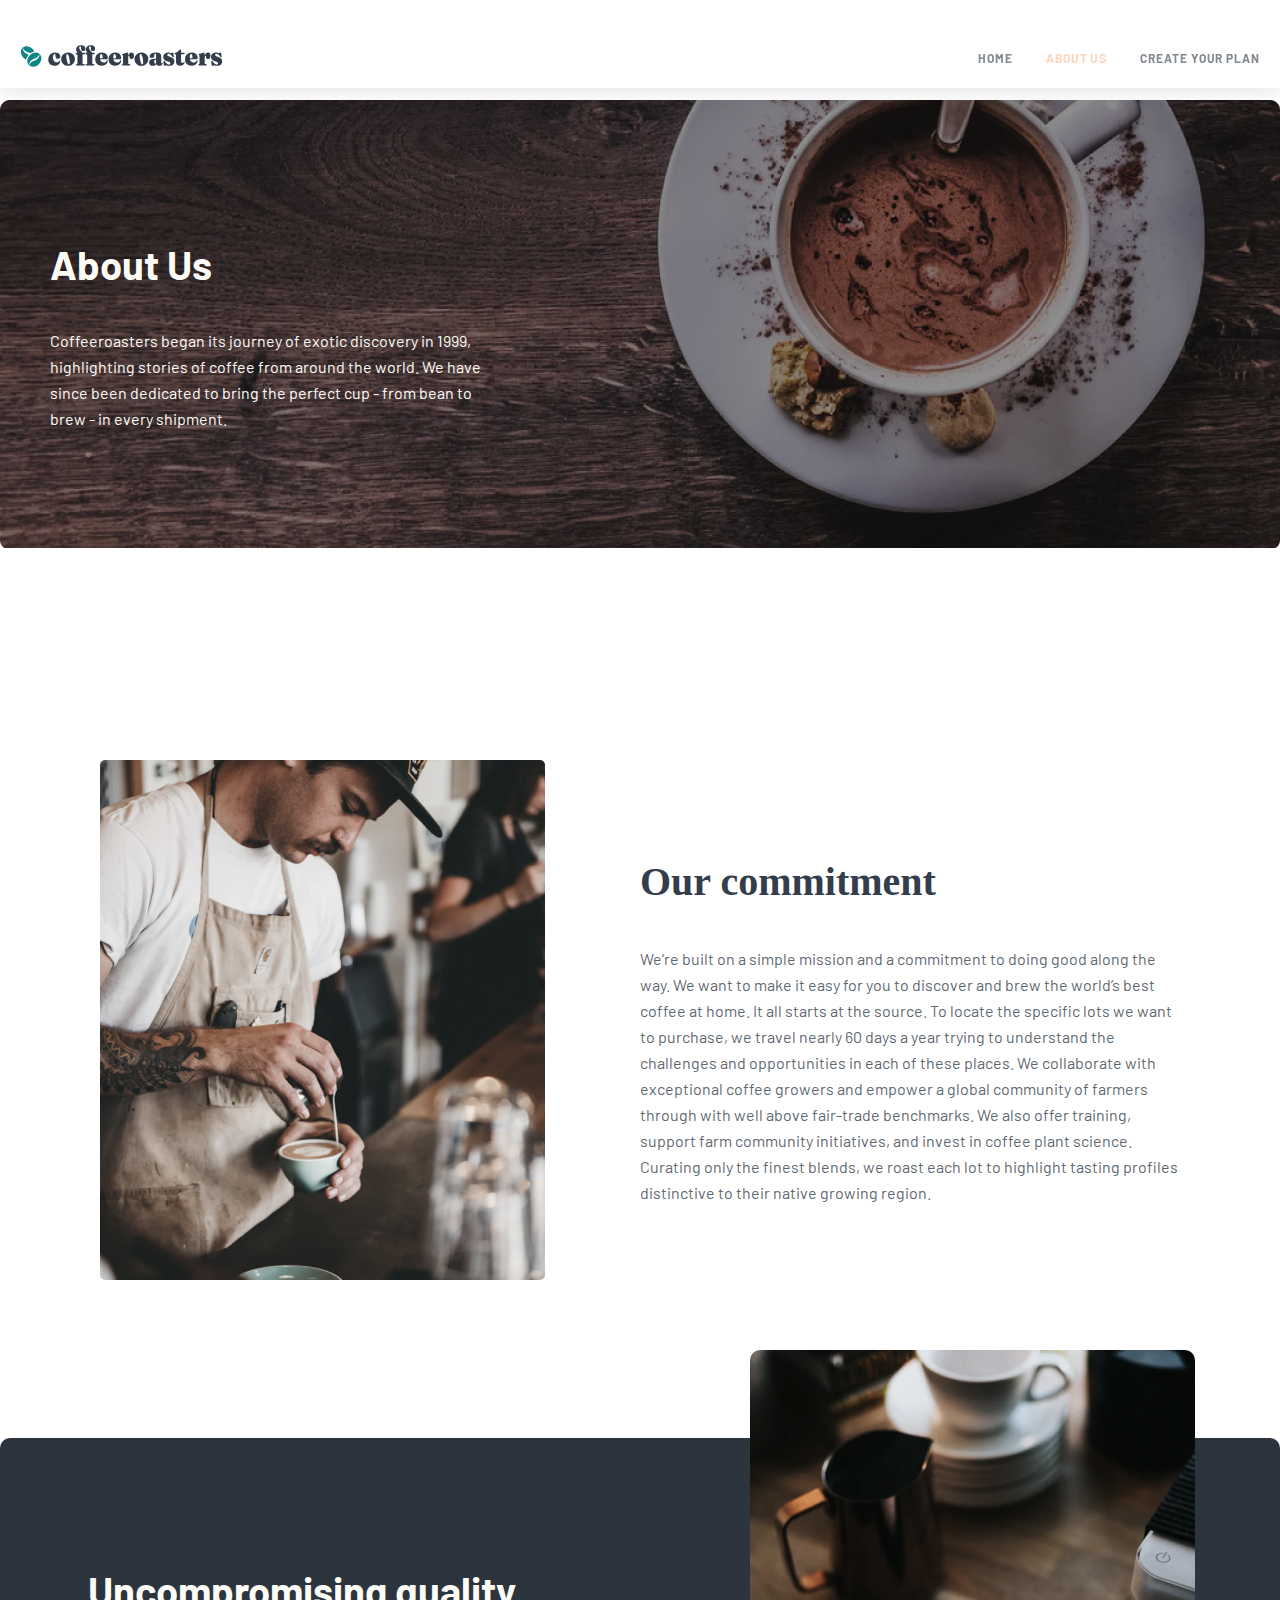
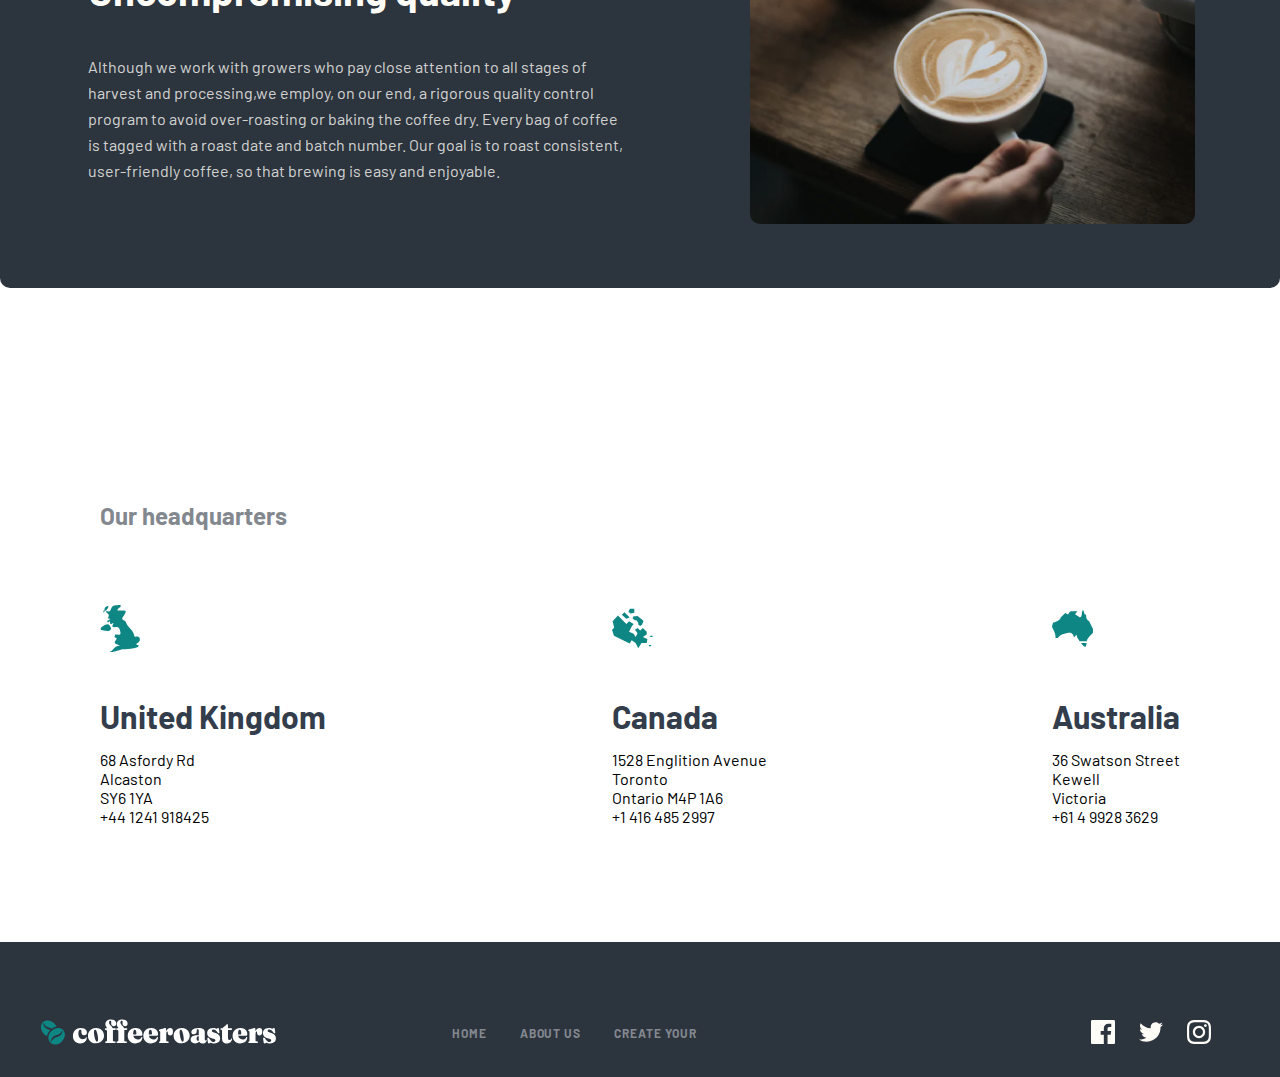
<file: about.html>
<!DOCTYPE html>
<html lang="en">

<head>
    <meta charset="UTF-8">
    <meta http-equiv="X-UA-Compatible" content="IE=edge">
    <meta name="viewport" content="width=device-width, initial-scale=1.0">
    <link rel="stylesheet" href="./style/style.css">
    <title>Cofee</title>
</head>

<body>
    <header class="header">

        <div class="container header-container">
            <div class="header__images">
                <a href="./index.html">
                    <img src="./images/logo.svg" alt="logo" width="203" height="24">
                </a>
            </div>


            <nav class="navbar">
                <ul class="nav__list">
                    <li class="nav__item">
                        <a class="navbar__link" href="index.html">HOME</a>
                    </li>
                    <li class="nav__item">
                        <a class="navbar__link navbar__about" href="./about.html">ABOUT US</a>
                    </li>
                    <li class="nav__item">
                        <a class="navbar__link" href="./create.html">CREATE YOUR PLAN</a>
                    </li>
                </ul>
            </nav>
        </div>
    </header>

    <!-- Hero -->
    <section class="hero-about">
        <div class="container about-container">
            <p class="about__text">About Us</p>
            <p class="about__title">Coffeeroasters began its journey of exotic discovery in 1999, highlighting stories
                of coffee from around
                the world. We have since been dedicated to bring the perfect cup - from bean to brew - in every
                shipment.
            </p>
        </div>
    </section>
    <main>
        <section class="our-section">
            <div class="container our-wrapper">
                <div class="our-commitment">
                    <img class="about__img" src="./images/about_img.png" alt="" width="445" height="520">

                    <div class="commitment__our">
                        <p class="text__our">Our commitment</p>
                        <p class="our__title">We’re built on a simple mission and a commitment to doing good along the
                            way. We want to make it easy for you to discover and brew the world’s best coffee at home.
                            It all starts at the source. To locate the specific lots we want to purchase, we travel
                            nearly 60 days a year trying to understand the challenges and opportunities in each of these
                            places. We collaborate with exceptional coffee growers and empower a global community of
                            farmers through with well above fair-trade benchmarks. We also offer training, support farm
                            community initiatives, and invest in coffee plant science. Curating only the finest blends,
                            we roast each lot to highlight tasting profiles distinctive to their native growing region.
                        </p>
                    </div>
                </div>
            </div>
        </section>

        <section class="quality">
            <div class="container quality__inner-container">

                <div class="quality__all">
                    <p class="quality__text">Uncompromising quality
                    </p>
                    <p class="quality__title">Although we work with growers who pay close attention to all stages of
                        harvest and processing,we
                        employ, on our end, a rigorous quality control program to avoid over-roasting or baking the
                        coffee dry. Every bag of coffee is tagged with a roast date and batch number. Our goal is to
                        roast consistent, user-friendly coffee, so that brewing is easy and enjoyable.
                    </p>
                </div>

            </div>


        </section>

        <section class="headquarters">
           <div class="container headquarters__inner-container">
               <div class="headquarters__container">
                   <h2 class="headquarters__text">Our headquarters</h2>
                   <ol class="headquarters__list">
                       <li class="headquarters__item">
                           <img src="./images/united_kingdom.svg" alt="kingdom" width="41" height="49">
                           <h3 class="headquarters__title">
                            United Kingdom
                           </h3>
                           <p class="headquarters__number">68 Asfordy Rd
                               <br>
                               Alcaston
                               <br>
                               SY6 1YA
                               <br>
                               +44 1241 918425
                           </p>
                       </li>
                       <li class="headquarters__item">
                        <img src="./images/canada.svg" alt="kingdom" width="41" height="49">
                        <h3 class="headquarters__title">
                         Canada
                        </h3>
                        <p class="headquarters__number">1528 Englition Avenue
                            <br>
                            Toronto
                            <br>
                            Ontario M4P 1A6
                            <br>
                            +1 416 485 2997
                        </p>
                    </li>
                    <li class="headquarters__item">
                        <img src="./images/australia.svg" alt="kingdom" width="41" height="49">
                        <h3 class="headquarters__title">
                            Australia
                        </h3>
                        <p class="headquarters__number">36 Swatson Street
                            <br>
                            Kewell
                            <br>
                            Victoria
                            <br>
                            +61 4 9928 3629
                        </p>
                    </li>
                   </ol>
               </div>
           </div>          
        </section>
        <footer class="footer">
            <div class="container footer__container-item">
                <div class="footer__logo">
                    <a href="#"><img src="./images/logo footer.svg" alt=""></a>
                    <ul class="footer__list">
    
                        <li class="footer__item">
                            <a class="footer__link" href="#">HOME</a>
                        </li>
                        <li class="footer__item">
                            <a class="footer__link" href="#">ABOUT US</a>
                        </li>
                        <li class="footer__item">
                            <a class="footer__link" href="#">CREATE YOUR</a>
                        </li>
                    </ul>
                    <ul class="footer__icon">
                        <li class="footer__icon__list">
                            <a href="#"><img src="./images/facebok.svg" alt=""></a>
                        </li>
                        <li class="footer__icon__list">
                            <a href="#"><img src="./images/twiter.svg" alt=""></a>
                        </li>
                        <li class="footer__icon__list">
                            <a href="#"><img src="./images/instagram.svg" alt=""></a>
                        </li>
                    </ul>
                </div>
            </div>
        </footer>
    </main>
</body>

</html>
</file>
<file: style/style.css>
@font-face {
    font-family: 'Fraunces';
    font-display: swap;
    font-weight: 400;
    src: url('../fonts/fraunces-v22-latin-regular.woff2') format('woff2'),
        url('../fonts/fraunces-v22-latin-regular.woff') format('woff');
}

@font-face {
    font-family: 'Fraunces';
    font-display: swap;
    font-weight: 900;
    src: url('../fonts/fraunces-v22-latin-900italic.woff2') format('woff2'),
        url('../fonts/fraunces-v22-latin-900italic.woff') format('woff');
}

@font-face {
    font-family: 'Barlow';
    font-display: swap;
    font-weight: 400;
    src: url('../fonts/barlow-v12-latin-regular.woff2') format('woff2'),
        url('../fonts/barlow-v12-latin-regular.woff') format('woff');
}

@font-face {
    font-family: 'Barlow';
    font-display: swap;
    font-weight: 700;
    src: url('../fonts/barlow-v12-latin-700.woff2') format('woff2'),
        url('../fonts/barlow-v12-latin-700.woff') format('woff');
}

* {
    box-sizing: border-box;
}

h1,
h2,
h3,
h4,
h5,
h6 {
    margin: 0;
}

.header {
    position: fixed;
    top: 0;
    left: 0;
    padding-top: 0px;
    padding-bottom: 20px;
    width: 100%;
    background-color: #ffffff;
    box-shadow: 0px 4px 20px rgb(0 0 0 / 10%);
}

.header-container {
    display: flex;
    align-items: center;
}

img {
    vertical-align: middle;
}

body {
    margin: 0;
    padding: 0;
    font-family: 'Barlow', 'Arial', sans-serif;

}

.container {
    max-width: 1280px;
    margin-left: auto;
    margin-right: auto;
    padding-left: 20px;
    padding-right: 20px;
    padding-top: 44px;
}

.navbar {
    margin-left: auto;
}

.nav__list {
    margin: 0;
    padding: 0;
    list-style-type: none;
    display: flex;
    align-items: center;
}

.navbar__link {
    margin-left: 33px;
    text-decoration: none;
    font-family: 'Barlow';
    font-style: normal;
    font-weight: 700;
    font-size: 12px;
    line-height: 15px;
    letter-spacing: 0.923077px;
    text-transform: uppercase;
    color: #83888F;
    transition: 1s;


}

.navbar__link:hover {
    background-color: rgba(40, 41, 43, 0.301);

}

/* -----Hero---------- */
.hero {
    margin-top: 100px;
    margin-bottom: 100px;
}

.hero-about {
    margin-top: 100px;

}

.hero-container {
    background-image: url(./../images/Bitmap.png);
    padding: 100px 50px;
    background-repeat: no-repeat;
    background-size: 1280px 600px;
    border-radius: 5px;

}

/* About */
.about-container {
    background-image: url(./../images/about.png);
    padding: 100px 50px;
    background-repeat: no-repeat;
    background-size: 1280px 450px;
    border-radius: 5px;

}

.navbar__about {
    color: #FDD6BA;
}

.navbar__create {
    color: #FDD6BA;
}

.navbar__home {
    color: #FDD6BA;
}

.about__text {
    font-family: 'Fraunces' sans-serif;
    font-style: normal;
    font-weight: 900;
    font-size: 40px;
    line-height: 48px;
    color: #FEFCF7;

}

.about__title {
    font-family: 'Barlow';
    font-style: normal;
    font-weight: 400;
    font-size: 16px;
    line-height: 26px;
    color: #FEFCF7;
    width: 445px;

}

.about__img {
    border-radius: 5px;
}

/* Our commitment */

.our-section {
    margin-bottom: 158px;
}

.our-wrapper {
    max-width: 1120px;
}

.our-commitment {
    margin-top: 168px;
    display: flex;
    align-items: center;
    justify-content: space-between;

}

.commitment__our {
    width: 540px;
}

.text__our {
    font-family: 'Fraunces 9pt';
    font-style: normal;
    font-weight: 900;
    font-size: 40px;
    line-height: 48px;
    color: #333D4B;

}

.our__title {
    font-family: 'Barlow' sans-serif;
    font-style: normal;
    font-weight: 400;
    font-size: 16px;
    line-height: 26px;
    color: rgba(51, 61, 75, 0.8);
    mix-blend-mode: normal;
    width: 540px;



}

/* Quality */

.quality__inner-container {
    background-color: #2C343E;
    border-radius: 10px;
    margin-bottom: 168px;
    padding: 88px;
    position: relative;
    z-index: -1;


}

.quality__inner-container::after {
    width: 445px;
    height: 474px;
    content: ' ';
    position: absolute;
    display: inline-block;
    background-image: url(./../images/quality.png);
    background-repeat: no-repeat;
    border-radius: 10px;
    top: -88px;
    right: 85px;
}

.quality__text {
    font-family: 'Fraunces' sans-serif;
    font-style: normal;
    font-weight: 900;
    font-size: 40px;
    line-height: 48px;
    color: #FEFCF7;


}

.quality__title {
    font-family: 'Barlow';
    font-style: normal;
    font-weight: 400;
    font-size: 16px;
    line-height: 26px;
    color: rgba(254, 252, 247, 0.8);
    mix-blend-mode: normal;
    width: 540px;

}

/* Headquarters */

.headquarters__inner-container {
    max-width: 1120px;
}

.headquarters__text {
    font-family: 'Fraunces' sans-serif;
    font-style: normal;
    font-weight: 900;
    font-size: 24px;
    line-height: 32px;
    color: #83888F;

}

.headquarters__list {
    display: flex;
    align-items: center;
    justify-content: space-between;
    margin-top: 72px;
}

.headquarters__title {
    font-family: 'Fraunces' sans-serif;
    font-style: normal;
    font-weight: 900;
    font-size: 32px;
    line-height: 36px;
    color: #333D4B;
    margin-top: 45px;

}

.hero__text {
    font-family: 'Fraunces' sans-serif;
    font-style: normal;
    font-weight: 900;
    font-size: 72px;
    line-height: 72px;
    color: #FEFCF7;
    width: 493px;
}

.hero__title__text {
    font-family: 'Barlow' sans-serif;
    font-style: normal;
    font-weight: 400;
    font-size: 16px;
    line-height: 26px;
    color: rgba(254, 252, 247, 0.8);
    mix-blend-mode: normal;
    width: 445px;
    height: 78px;
    margin-bottom: 70px;

}

.button {
    margin: 0;
    padding: 15px 31px;
    font-family: Fraunces;
    font-weight: 900;
    font-size: 18px;
    line-height: 25px;
    text-align: center;
    color: #fefcf7;
    background-color: #66d2cf;
    border: 1px solid transparent;
    border-radius: 5px;
}

/* Create */
.create-container {
    background-image: url(./../images/create.png);
    padding: 100px 50px;
    background-repeat: no-repeat;
    background-size: 1280px 450px;
    border-radius: 5px;

}

.create__text {
    font-family: 'Fraunces' sans-serif;
    font-style: normal;
    font-weight: 900;
    font-size: 72px;
    line-height: 72px;
    color: #FEFCF7;

}

.create__title {
    width: 445px;
    font-family: 'Barlow';
    font-style: normal;
    font-weight: 400;
    font-size: 16px;
    line-height: 26px;
    color: rgba(254, 252, 247, 0.8);
    mix-blend-mode: normal;

}

/* Content */


ol,
li {
    list-style-type: none;
    margin: 0;
    padding: 0;
}


/* Main */

.list {
    background-color: #2c343e;
    padding: 100px 0 317px;
    text-align: center;
    position: relative;
    z-index: -1;
    border-radius: 5px;

}

.collection__inner-container {
    max-width: 1151px;
}

.collection__container {
    background-image: url(./../images/ourcollection.png);
    background-repeat: no-repeat;
    padding-top: 129px;
}

.visually-hidden {}

.collection__list {
    display: flex;
    align-items: center;

}

.collection__item {
    width: 255px;
    display: flex;
    flex-direction: column;
    align-items: center;
    justify-content: center;

}

.collection__item-img {
    width: 255px;
    height: 193px;
    object-fit: contain;
    margin-bottom: 68px;
}

.collection__item-heading {
    font-family: 'Fraunces';
    font-style: normal;
    font-weight: 900;
    font-size: 24px;
    line-height: 32px;
    color: #333D4B;
}

.collection__item-text {
    font-style: normal;
    font-size: 16px;
    line-height: 26px;
    text-align: center;
}

.list__text {
    font-family: 'Fraunces';
    font-style: normal;
    font-weight: 900;
    font-size: 40px;
    line-height: 48px;
    color: #FEFCF7;
    margin: 0;
    margin-bottom: 32px;



}

.list__all__text {
    display: flex;
    justify-content: center;

}

.list__title {
    width: 540px;
    font-family: 'Barlow' sans-serif;
    font-style: normal;
    font-weight: 400;
    font-size: 16px;
    line-height: 26px;
    text-align: center;
    color: rgba(254, 252, 247, 0.8);
    mix-blend-mode: normal;
    margin: 0;


}

.list__box {
    position: absolute;
}

.container__box__list {
    display: flex;
    padding: 72px 48px 48px 47px;
}

.container__box__item {
    width: 350px;
    height: 382px;
    left: 165px;
    top: 1920px;
    background: #0E8784;
    border-radius: 8px;
    padding: 72px 48px 48px 47px;
    margin-left: 30px;
}


.container__box__text {
    font-family: 'Fraunces';
    font-style: normal;
    font-weight: 900;
    font-size: 24px;
    line-height: 32px;
    color: #FEFCF7;
    margin-top: 56px;

}

.box__text {
    font-family: 'Barlow';
    font-style: normal;
    font-weight: 400;
    font-size: 16px;
    line-height: 26px;
    color: #FEFCF7;
    margin-top: 24px;
    width: 255px;
}

/* Step */
.step {
    margin-top: 200px;
    position: relative;
    z-index: -1;
}

.step__inner-container {
    background-color: #2C343E;
    border-radius: 5px;
    padding: 50px 20px;
}

.step__heading {
    font-family: 'Fraunces';
    font-style: normal;
    font-weight: 900;
    font-size: 24px;
    line-height: 32px;
    color: #83888F;
}

.step__item-create {
    color: white;
    font-family: 'Fraunces';
    font-style: normal;
    font-weight: 900;
    font-size: 24px;
    line-height: 32px;
}

.step__list {
    display: flex;
    align-items: center;
}

.step__item {
    position: relative;
    width: 380px;
    margin-right: 95px;
    padding-top: 98px;
}

.step__item::before {
    content: "";
    position: absolute;
    top: 0;
    display: inline-block;
    width: 31px;
    height: 31px;
    border-radius: 50%;
    background-color: #FEFCF7;
    border: 2px solid #0E8784;
    z-index: 1;
    margin-top: 80px;
}

.step__item::after {
    content: "";
    position: absolute;
    top: 15.5px;
    display: inline-block;
    width: 130%;
    height: 2px;
    background-color: #FDD6BA;
    margin-top: 80px;

}


.step__number {
    font-family: 'Fraunces';
    font-style: normal;
    font-weight: 900;
    font-size: 72px;
    line-height: 72px;
    color: #FDD6BA;
}

.step__item-heading {
    font-family: 'Fraunces';
    font-style: normal;
    font-weight: 900;
    font-size: 32px;
    line-height: 36px;
    color: #333D4B;

}

.step__item-text {
    width: 285px;
    font-family: 'Barlow';
    font-style: normal;
    font-weight: 400;
    font-size: 16px;
    line-height: 26px;
    color: #333D4B;

}

.step__item-create {
    width: 285px;
    font-family: 'Barlow';
    font-style: normal;
    font-weight: 400;
    font-size: 16px;
    line-height: 26px;
    color: white;

}

.step__item-title {
    width: 285px;
    font-family: 'Barlow' sans-serif;
    font-style: normal;
    font-weight: 400;
    font-size: 16px;
    line-height: 26px;
    color: white;

}

.preferences {}

.container {}

.preferences__inner-container {}

.preferences__wrapper {
    display: flex;
    align-items: baseline;
}

.preferences__left {}

.preferences__item {}

.preferences__list {
    display: flex;
}

.preferences__number {
    font-family: 'Frauncest' sans-serif;
    font-style: normal;
    font-weight: 900;
    font-size: 24px;
    line-height: 32px;
    color: #0E8784;

}

.preferences__number--two {
    font-family: 'Fraunces 9pt';
    font-style: normal;
    font-weight: 900;
    font-size: 24px;
    line-height: 32px;
    color: #83888F;

}


.preferenes__text {
    margin-left: 28px;
    font-family: 'Fraunces 9pt';
    font-style: normal;
    font-weight: 900;
    font-size: 24px;
    line-height: 32px;
    color: rgba(51, 61, 75, 0.7);
    width: 141px;
    cursor: pointer;

}

.preferenes__text--deliveries {
    font-family: 'Fraunces 9pt';
    font-style: normal;
    font-weight: 900;
    font-size: 24px;
    line-height: 32px;
    color: #333D4B;
    margin-left: 28px;
    cursor: pointer;
}

.preferences__rigth {
    margin-left: 170px;
}

.preferences__rigth-text {
    font-family: 'Fraunces' sans-serif;
    font-style: normal;
    font-weight: 900;
    font-size: 40px;
    line-height: 48px;
    color: #83888F;
    margin-top: 88px;

}

.preferences__rigth__list {
    display: flex;
    padding: 0;
    margin: 0;
    margin-top: 56px;
}

.preferences__rigth__item {
    width: 228px;
    height: 250px;
    left: 545px;
    top: 1656px;
    background: #F4F1EB;
    border-radius: 8px;
    padding: 32px;
}

.preferences__rigth__item:hover {
    background-color: #FDD6BA;
    transition: all 1s;
   
  

}

.preferences__rigth__item:active {
    background-color: #0E8784;
    transition: all none;

    
}


.preferences__left {
    margin-left: 23px;
}

.preferences__rigth__center {
    font-family: 'Fraunces' sans-serif;
    font-style: normal;
    font-weight: 900;
    font-size: 24px;
    line-height: 32px;
    color: #333D4B;
    margin: 0;
    margin-bottom: 24px;

}


.preferences__rigth-title {
    font-family: 'Barlow' sans-serif;
    font-style: normal;
    font-weight: 400;
    font-size: 16px;
    line-height: 26px;
    color: #333D4B;
    width: 172px;
}

/* Order */
.order {
    margin-top: 84px;
    background-color: #2C343E;
    padding: 31px;
}

.order__headeing {
    font-family: 'Barlow' sans-serif;
    font-style: normal;
    font-weight: 400;
    font-size: 16px;
    line-height: 26px;
    text-transform: uppercase;
    color: #FFFFFF;
    mix-blend-mode: normal;
    opacity: 0.5;
}

.order__text {
    font-family: 'Fraunces' sans-serif;
    font-style: normal;
    font-weight: 900;
    font-size: 24px;
    line-height: 40px;
    color: white;
}

.span__color {
    color: #0E8784;


}

/* footer */
.footer {
    margin-top: 100px;
    background: #2C343E;
    padding: 20px;
}

.footer__logo {
    display: flex;
    align-items: center;
}

.footer__link {
    text-decoration: none;
    font-family: 'Barlow';
    font-style: normal;
    font-weight: 700;
    font-size: 12px;
    line-height: 15px;
    letter-spacing: 0.923077px;
    text-transform: uppercase;
    color: #83888F;
    margin-left: 33px;
}

.footer__list {
    display: flex;
    align-items: center;
    margin-left: 103px;
}

.footer__icon {
    display: flex;
    align-items: center;
    margin: 0;
    padding: 0;
    margin-left: 370px;
}

.footer__icon__list {
    margin-left: 24px;
}
</file>
